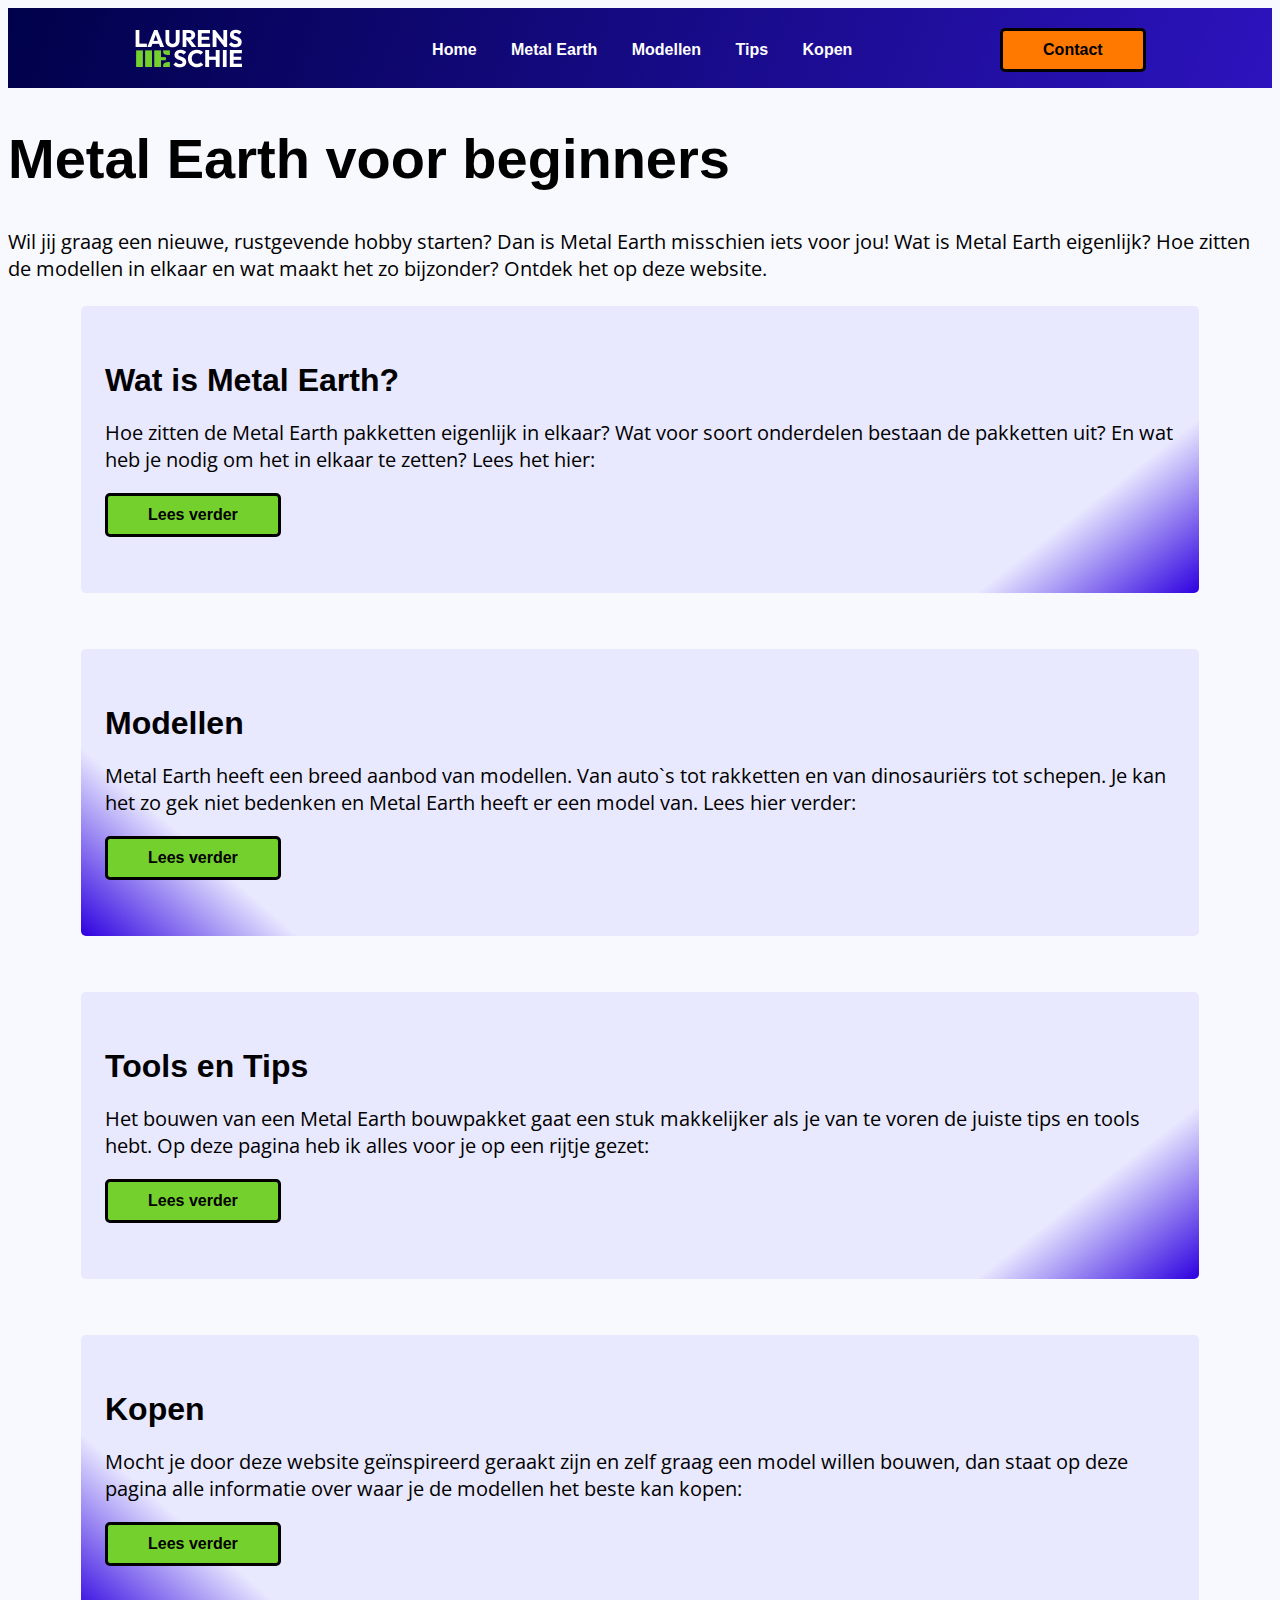
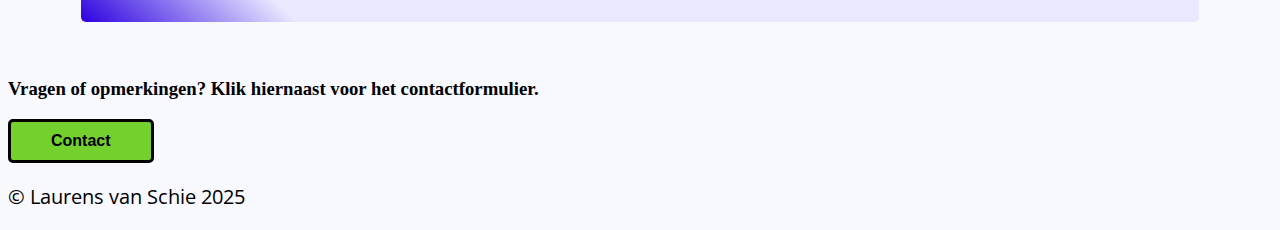
<file: 1index.html>
<!DOCTYPE html>
<html lang="nl">
<head>
    <meta charset="UTF-8">
    <meta name="viewport" content="width=device-width, initial-scale=1.0">
    <link rel="stylesheet" type="text/css" href="css/style.css"/>
    <link rel="icon" type="image/png" href="img/favicon.png"/>
    <title>Metal Earth voor beginners</title>
    <link href="https://fonts.googleapis.com/css2?family=Alata&family=Open+Sans:ital,wght@0,300..800;1,300..800&display=swap" rel="stylesheet">

</head>
<body>
    <header>
        
        <nav>
            <a href="#" ><img src="img/Site Logo.png" alt="Logo saying Laurens 'ME' Schie" class="logo"></a>
            <ul class="navul">
                <li><a href="1index.html">Home</a></li>
                <li><a href="2Wat is metal earth.html">Metal Earth</a></li>
                <li><a href="3Verschillende soorten modellen.html">Modellen</a></li>
                <li><a href="4Tools en Tips.html">Tips</a></li>
                <li><a href="5Waar kan je het kopen.html">Kopen</a></li>
            </ul>
            <a href="6Contact.html">
        <button type="button" class="button-orange">Contact</button>
        </a>
        </nav>
    </header>

    <section>

        <h1>Metal Earth voor beginners</h1>
        <p>Wil jij graag een nieuwe, rustgevende hobby starten? Dan is Metal Earth misschien iets voor jou! Wat is Metal Earth eigenlijk? Hoe zitten de modellen in elkaar en wat maakt het zo bijzonder? Ontdek het op deze website.</p>

    </section>
 


    <section class="box-1">
        <h2>Wat is Metal Earth?</h2>
        <p>Hoe zitten de Metal Earth pakketten eigenlijk in elkaar? Wat voor soort onderdelen bestaan de pakketten uit? En wat heb je nodig om het in elkaar te zetten? Lees het hier:</p>
        <a href="2Wat is metal earth.html">
        <button type="button" class="button-green">Lees verder</button>
        </a>
        
    </section>


    <section class="box-2">
        <h2>Modellen</h2>
        <p>Metal Earth heeft een breed aanbod van modellen. Van auto`s tot rakketten en van dinosauriërs tot schepen. Je kan het zo gek niet bedenken en Metal Earth heeft er een model van. Lees hier verder:</p>
        <a href="3Verschillende soorten modellen.html">
        <button type="button" class="button-green">Lees verder</button>
        </a>
    </section>


    <section class="box-1">
        <h2>Tools en Tips</h2>
        <p>Het bouwen van een Metal Earth bouwpakket gaat een stuk makkelijker als je van te voren de juiste tips en tools hebt. Op deze pagina heb ik alles voor je op een rijtje gezet:</p>
        <a href="4Tools en Tips.html">
        <button type="button" class="button-green">Lees verder</button>
        </a>
    </section>


    <section class="box-2">
        <h2>Kopen</h2>
        <p>Mocht je door deze website geïnspireerd geraakt zijn en zelf graag een model willen bouwen, dan staat op deze pagina alle informatie over waar je de modellen het beste kan kopen:</p>
        <a href="5Waar kan je het kopen.html">
        <button type="button" class="button-green">Lees verder</button>
        </a>
    </section>

    <section>
        <h3>Vragen of opmerkingen? Klik hiernaast voor het contactformulier.</h3>
        <a href="6Contact.html">
        <button type="button" class="button-green">Contact</button>
        </a>
    </section>
    
    <footer>
      <p>&copy; Laurens van Schie 2025</p>
    </footer>



     

</body>
</html>
</file>
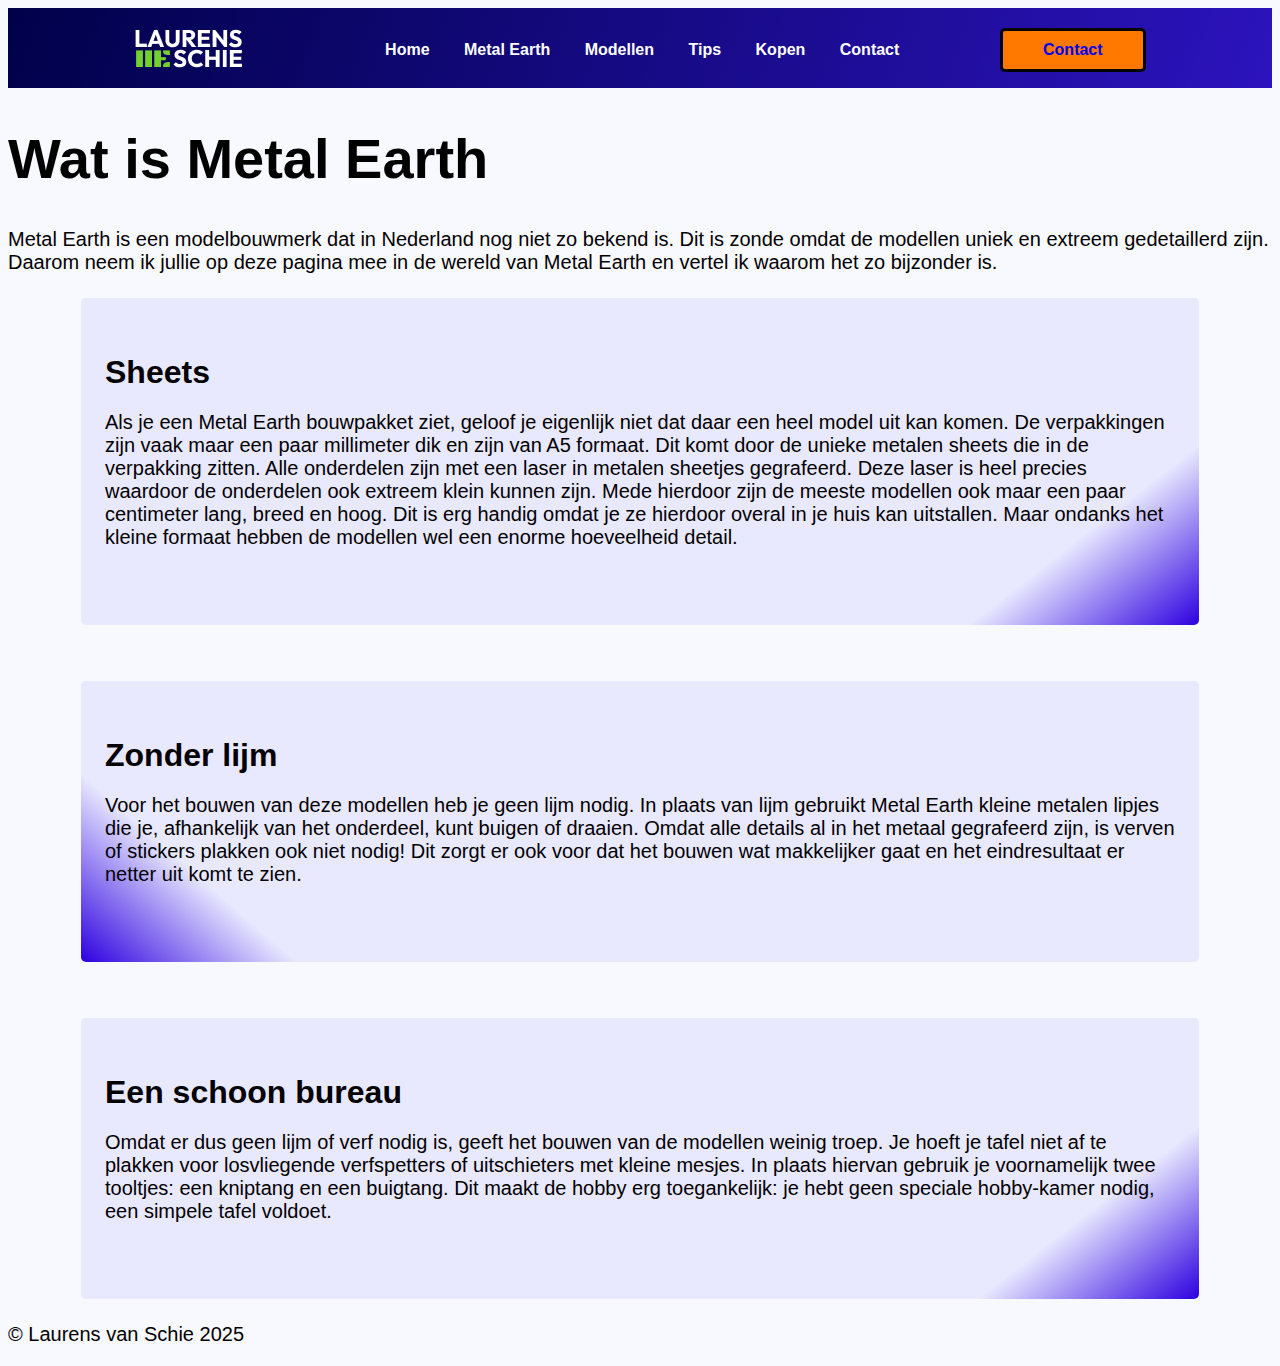
<file: 2Wat is metal earth.html>
<!DOCTYPE html>
<html lang="nl">
  <head>
    <meta charset="UTF-8" />
    <meta name="viewport" content="width=device-width, initial-scale=1.0" />
    <meta name="author" content="Laurens van Schie" />
    <meta
      name="keywords"
      content="modellen, metal earth, model kits, raket modellen, metalen modellen"
    />
    <meta
      name="description"
      content="Wil jij graag een nieuwe, rustgevende hobby starten? Dan is Metal Earth misschien iets voor jou! Maar wat is het precies? Ontdek het op deze website!"
    />
    <link rel="stylesheet" type="text/css" href="css/style.css" />
    <link rel="icon" type="image/png" href="img/favicon.png" />
    <title>Metal Earth voor beginners</title>
  </head>
  <body>
    <header>
      <nav>
        <a class="hideonmobile" href="1index.html"
          ><img
            src="img/SiteLogo.png"
            alt="Logo saying Laurens 'ME' Schie"
            class="logo"
            title="Back to home"
        /></a>
        <ul>
          <li><a href="1index.html">Home</a></li>
          <li><a href="2Wat%20is%20metal%20earth.html">Metal Earth</a></li>
          <li>
            <a href="3Verschillende%20soorten%20modellen.html">Modellen</a>
          </li>
          <li><a href="4Tools%20en%20Tips.html">Tips</a></li>
          <li><a href="5Waar%20kan%20je%20het%20kopen.html">Kopen</a></li>
          <li><a href="6Contact.html">Contact</a></li>
        </ul>

        <a href="6Contact.html" class="button-orange hideonmobile">Contact</a>
      </nav>
    </header>

    <section class="hero">
      <h1>Wat is Metal Earth</h1>
      <p>
        Metal Earth is een modelbouwmerk dat in Nederland nog niet zo bekend is.
        Dit is zonde omdat de modellen uniek en extreem gedetaillerd zijn.
        Daarom neem ik jullie op deze pagina mee in de wereld van Metal Earth en
        vertel ik waarom het zo bijzonder is.
      </p>
    </section>

    <section class="box-1">
      <h2>Sheets</h2>

      <p>
        Als je een Metal Earth bouwpakket ziet, geloof je eigenlijk niet dat
        daar een heel model uit kan komen. De verpakkingen zijn vaak maar een
        paar millimeter dik en zijn van A5 formaat. Dit komt door de unieke
        metalen sheets die in de verpakking zitten. Alle onderdelen zijn met een
        laser in metalen sheetjes gegrafeerd. Deze laser is heel precies
        waardoor de onderdelen ook extreem klein kunnen zijn. Mede hierdoor zijn
        de meeste modellen ook maar een paar centimeter lang, breed en hoog. Dit
        is erg handig omdat je ze hierdoor overal in je huis kan uitstallen.
        Maar ondanks het kleine formaat hebben de modellen wel een enorme
        hoeveelheid detail.
      </p>
    </section>

    <section class="box-2">
      <h2>Zonder lijm</h2>

      <p>
        Voor het bouwen van deze modellen heb je geen lijm nodig. In plaats van
        lijm gebruikt Metal Earth kleine metalen lipjes die je, afhankelijk van
        het onderdeel, kunt buigen of draaien. Omdat alle details al in het
        metaal gegrafeerd zijn, is verven of stickers plakken ook niet nodig!
        Dit zorgt er ook voor dat het bouwen wat makkelijker gaat en het
        eindresultaat er netter uit komt te zien.
      </p>
    </section>

    <section class="box-1">
      <h2>Een schoon bureau</h2>

      <p>
        Omdat er dus geen lijm of verf nodig is, geeft het bouwen van de
        modellen weinig troep. Je hoeft je tafel niet af te plakken voor
        losvliegende verfspetters of uitschieters met kleine mesjes. In plaats
        hiervan gebruik je voornamelijk twee tooltjes: een kniptang en een
        buigtang. Dit maakt de hobby erg toegankelijk: je hebt geen speciale
        hobby-kamer nodig, een simpele tafel voldoet.
      </p>
    </section>

    <footer>
      <p>&copy; Laurens van Schie 2025</p>
    </footer>
  </body>
</html>
</file>
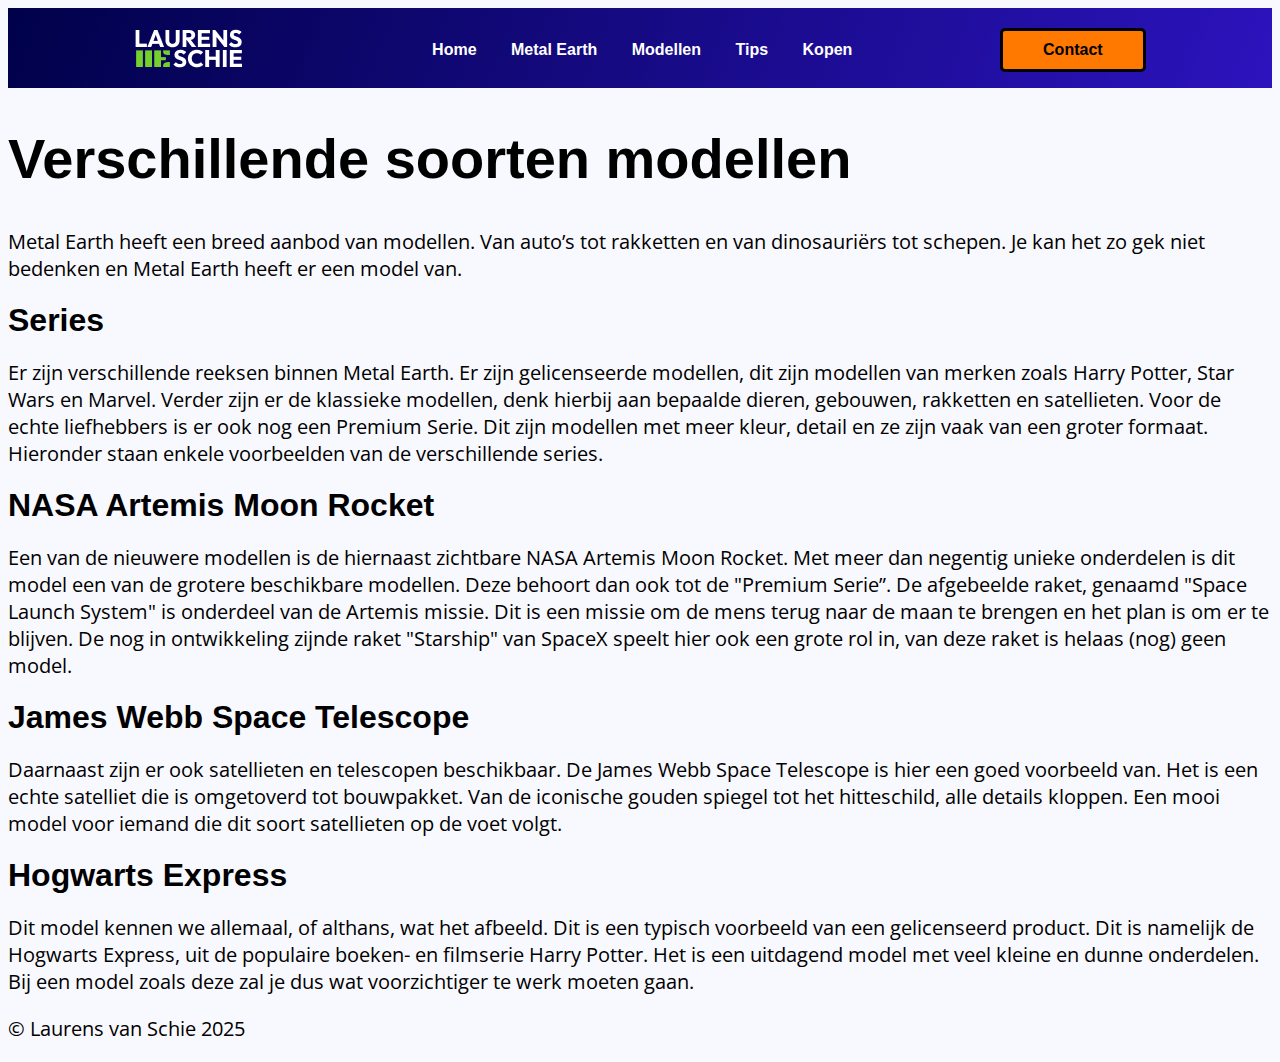
<file: 3Verschillende soorten modellen.html>
<!DOCTYPE html>
<html lang="nl">
<head>
    <meta charset="UTF-8">
    <meta name="viewport" content="width=device-width, initial-scale=1.0">
    <link rel="stylesheet" type="text/css" href="css/style.css"/>
    <link rel="icon" type="image/png" href="img/favicon.png"/>
    <link href="https://fonts.googleapis.com/css2?family=Alata&family=Open+Sans:ital,wght@0,300..800;1,300..800&display=swap" rel="stylesheet">
    <title>Metal Earth voor beginners</title>
</head>
<body>
    <header>
        
        <nav>
            <a href="1index.html" ><img src="img/Site Logo.png" alt="Logo saying Laurens 'ME' Schie" class="logo" title="Terug naar home"></a>
            <ul class="navul">
                <li><a href="1index.html">Home</a></li>
                <li><a href="2Wat is metal earth.html">Metal Earth</a></li>
                <li><a href="3Verschillende soorten modellen.html">Modellen</a></li>
                <li><a href="4Tools en Tips.html">Tips</a></li>
                <li><a href="5Waar kan je het kopen.html">Kopen</a></li>
            </ul>
            <a href="6Contact.html">
        <button type="button" class="button-orange">Contact</button>
        </a>
        </nav>
    </header>

    <section class="hero">
        
        <h1>Verschillende soorten modellen</h1>
        <p>Metal Earth heeft een breed aanbod van modellen. Van auto’s tot rakketten en van dinosauriërs tot schepen. Je kan het zo gek niet bedenken en Metal Earth heeft er een model van.</p>

    </section>


    <section>
        <article>
            <h2>Series</h2>

            <p>Er zijn verschillende reeksen binnen Metal Earth. Er zijn gelicenseerde modellen, dit zijn modellen van merken zoals Harry Potter, Star Wars en Marvel. Verder zijn er de klassieke modellen, denk hierbij aan bepaalde dieren, gebouwen, rakketten en satellieten. Voor de echte liefhebbers is er ook nog een Premium Serie. Dit zijn modellen met meer kleur, detail en ze zijn vaak van een groter formaat. Hieronder staan enkele voorbeelden van de verschillende series.</p>
        </article>
    </section>

    <section>

        <h2>NASA Artemis Moon Rocket</h2>

        <p>Een van de nieuwere modellen is de hiernaast zichtbare NASA Artemis Moon Rocket. Met meer dan negentig unieke onderdelen is dit model een van de grotere beschikbare modellen. Deze behoort dan ook tot de "Premium Serie”. De afgebeelde raket, genaamd "Space Launch System" is onderdeel van de Artemis missie. Dit is een missie om de mens terug naar de maan te brengen en het plan is om er te blijven. De nog in ontwikkeling zijnde raket "Starship" van SpaceX speelt hier ook een grote rol in, van deze raket is helaas (nog) geen model.</p>


    </section>

    <section>

        <h2>James Webb Space Telescope</h2>

        <p>Daarnaast zijn er ook satellieten en telescopen beschikbaar. De James Webb Space Telescope is hier een goed voorbeeld van. Het is een echte satelliet die is omgetoverd tot bouwpakket. Van de iconische gouden spiegel tot het hitteschild, alle details kloppen. Een mooi model voor iemand die dit soort satellieten op de voet volgt.</p>


    </section>

    <section>

        <h2>Hogwarts Express</h2>

        <p>Dit model kennen we allemaal, of althans, wat het afbeeld. Dit is een typisch voorbeeld van een gelicenseerd product. Dit is namelijk de Hogwarts Express, uit de populaire boeken- en filmserie Harry Potter. Het is een uitdagend model met veel kleine en dunne onderdelen. Bij een model zoals deze zal je dus wat voorzichtiger te werk moeten gaan.</p>


    </section>
 

    
    <footer>
      <p>&copy; Laurens van Schie 2025</p>
    </footer>
</body>
</html>
</file>
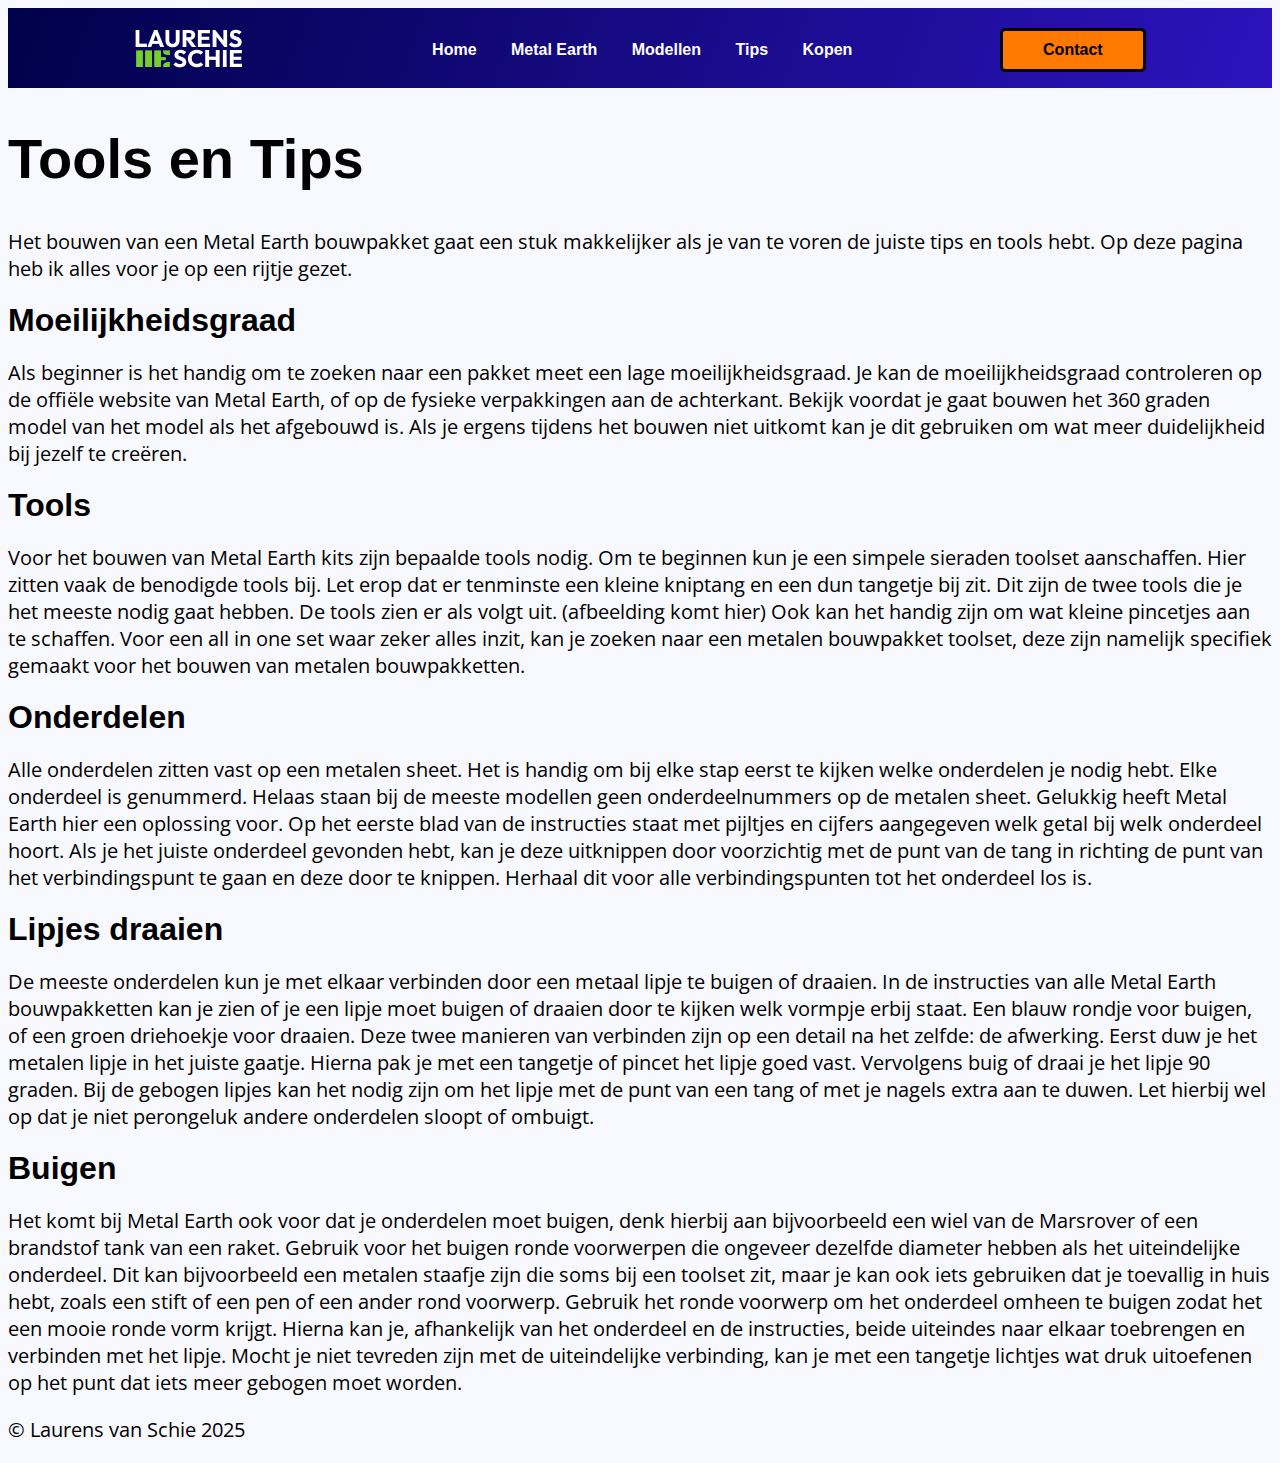
<file: 4Tools en Tips.html>
<!DOCTYPE html>
<html lang="nl">
<head>
    <meta charset="UTF-8">
    <meta name="viewport" content="width=device-width, initial-scale=1.0">
    <link rel="stylesheet" type="text/css" href="css/style.css"/>
    <link rel="icon" type="image/png" href="img/favicon.png"/>
    <link href="https://fonts.googleapis.com/css2?family=Alata&family=Open+Sans:ital,wght@0,300..800;1,300..800&display=swap" rel="stylesheet">
    <title>Metal Earth voor beginners</title>
</head>
<body>
    <header>
        
        <nav>
            <a href="#" ><img src="img/Site Logo.png" alt="Logo saying Laurens 'ME' Schie" class="logo"></a>
            <ul class="navul">
                <li><a href="1index.html">Home</a></li>
                <li><a href="2Wat is metal earth.html">Metal Earth</a></li>
                <li><a href="3Verschillende soorten modellen.html">Modellen</a></li>
                <li><a href="4Tools en Tips.html">Tips</a></li>
                <li><a href="5Waar kan je het kopen.html">Kopen</a></li>
            </ul>
            <a href="6Contact.html">
        <button type="button" class="button-orange">Contact</button>
        </a>
        </nav>
    </header>
 
    <section>
        
        <h1>Tools en Tips</h1>
        <p>Het bouwen van een Metal Earth bouwpakket gaat een stuk makkelijker als je van te voren de juiste tips en tools hebt. Op deze pagina heb ik alles voor je op een rijtje gezet.</p>

    </section>

    <section>

        <h2>Moeilijkheidsgraad</h2>

        <p>Als beginner is het handig om te zoeken naar een pakket meet een lage moeilijkheidsgraad. Je kan de moeilijkheidsgraad controleren op de offiële website van Metal Earth, of op de fysieke verpakkingen aan de achterkant. Bekijk voordat je gaat bouwen het 360 graden model van het model als het afgebouwd is. Als je ergens tijdens het bouwen niet uitkomt kan je dit gebruiken om wat meer duidelijkheid bij jezelf te creëren.</p>


    </section>

    <section>

        <h2>Tools</h2>

        <p>Voor het bouwen van Metal Earth kits zijn bepaalde tools nodig. Om te beginnen kun je een simpele sieraden toolset aanschaffen. Hier zitten vaak de benodigde tools bij. Let erop dat er tenminste een kleine kniptang en een dun tangetje bij zit. Dit zijn de twee tools die je het meeste nodig gaat hebben. De tools zien er als volgt uit. (afbeelding komt hier) Ook kan het handig zijn om wat kleine pincetjes aan te schaffen. Voor een all in one set waar zeker alles inzit, kan je zoeken naar een metalen bouwpakket toolset, deze zijn namelijk specifiek gemaakt voor het bouwen van metalen bouwpakketten.</p>


    </section>

    <section>

        <h2>Onderdelen</h2>

        <p>Alle onderdelen zitten vast op een metalen sheet. Het is handig om bij elke stap eerst te kijken welke onderdelen je nodig hebt. Elke onderdeel is genummerd. Helaas staan bij de meeste modellen geen onderdeelnummers op de metalen sheet. Gelukkig heeft Metal Earth hier een oplossing voor. Op het eerste blad van de instructies staat met pijltjes en cijfers aangegeven welk getal bij welk onderdeel hoort. Als je het juiste onderdeel gevonden hebt, kan je deze uitknippen door voorzichtig met de punt van de tang in richting de punt van het verbindingspunt te gaan en deze door te knippen. Herhaal dit voor alle verbindingspunten tot het onderdeel los is.</p>


    </section>

    <section>

        <h2>Lipjes draaien</h2>

        <p>De meeste onderdelen kun je met elkaar verbinden door een metaal lipje te buigen of draaien. In de instructies van alle Metal Earth bouwpakketten kan je zien of je een lipje moet buigen of draaien door te kijken welk vormpje erbij staat. Een blauw rondje voor buigen, of een groen driehoekje voor draaien. Deze twee manieren van verbinden zijn op een detail na het zelfde: de afwerking. Eerst duw je het metalen lipje in het juiste gaatje. Hierna pak je met een tangetje of pincet het lipje goed vast. Vervolgens buig of draai je het lipje 90 graden. Bij de gebogen lipjes kan het nodig zijn om het lipje met de punt van een tang of met je nagels extra aan te duwen. Let hierbij wel op dat je niet perongeluk andere onderdelen sloopt of ombuigt.
        </p>


    </section>

    <section>

        <h2>Buigen</h2>

        <p>Het komt bij Metal Earth ook voor dat je onderdelen moet buigen, denk hierbij aan bijvoorbeeld een wiel van de Marsrover of een brandstof tank van een raket. Gebruik voor het buigen ronde voorwerpen die ongeveer dezelfde diameter hebben als het uiteindelijke onderdeel. Dit kan bijvoorbeeld een metalen staafje zijn die soms bij een toolset zit, maar je kan ook iets gebruiken dat je toevallig in huis hebt, zoals een stift of een pen of een ander rond voorwerp. Gebruik het ronde voorwerp om het onderdeel omheen te buigen zodat het een mooie ronde vorm krijgt. Hierna kan je, afhankelijk van het onderdeel en de instructies, beide uiteindes naar elkaar toebrengen en verbinden met het lipje. Mocht je niet tevreden zijn met de uiteindelijke verbinding, kan je met een tangetje lichtjes wat druk uitoefenen op het punt dat iets meer gebogen moet worden.
        </p>


    </section>


    
    <footer>
      <p>&copy; Laurens van Schie 2025</p>
    </footer>
</body>
</html>
</file>
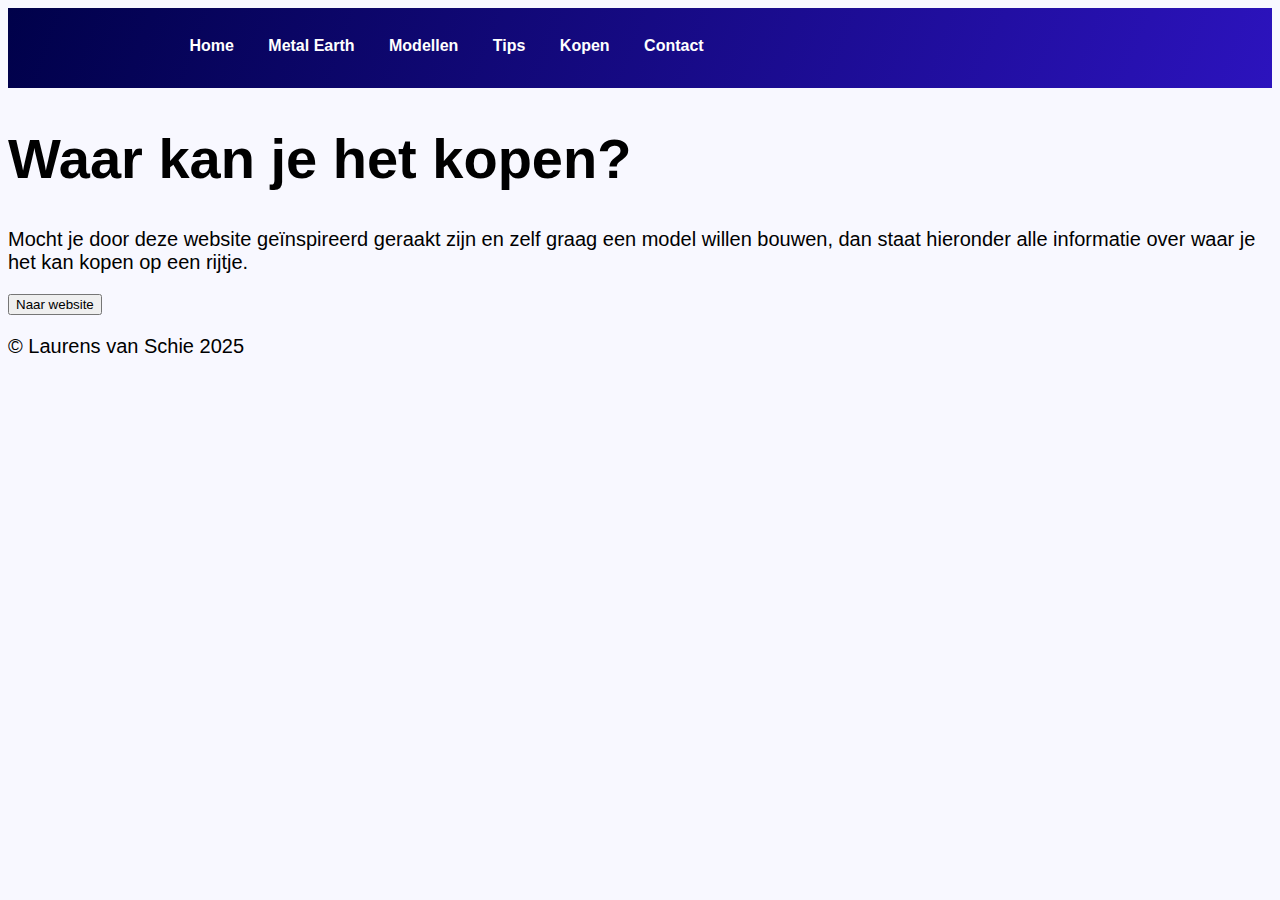
<file: 5Waar kan je het kopen.html>
<!DOCTYPE html>
<html lang="nl">
<head>
    <meta charset="UTF-8">
    <meta name="viewport" content="width=device-width, initial-scale=1.0">
    <link rel="stylesheet" type="text/css" href="css/style.css"/>
    <link rel="icon" type="image/png" href="img/favicon.png"/>
    <title>Metal Earth voor beginners</title>
</head>
<body>
    <header>
        <nav>
            <ul>
                <li><a href="1index.html">Home</a></li>
                <li><a href="2Wat is metal earth.html">Metal Earth</a></li>
                <li><a href="3Verschillende soorten modellen.html">Modellen</a></li>
                <li><a href="4Tools en Tips.html">Tips</a></li>
                <li><a href="5Waar kan je het kopen.html">Kopen</a></li>
                <li><a href="6Contact.html">Contact</a></li>
            </ul>
        </nav>
    </header>

    <section>
        
        <h1>Waar kan je het kopen?</h1>
        <p>Mocht je door deze website geïnspireerd geraakt zijn en zelf graag een model willen bouwen, dan staat hieronder alle informatie over waar je het kan kopen op een rijtje.</p>

    </section>
 
    <section>
        <a href="https://www.meijerenblessing.nl/merken/metal-earth" target="_blank">
            <button type="button">Naar website</button>
        </a>
    </section>

    
    <footer>
      <p>&copy; Laurens van Schie 2025</p>
    </footer>
</body>
</html>
</file>
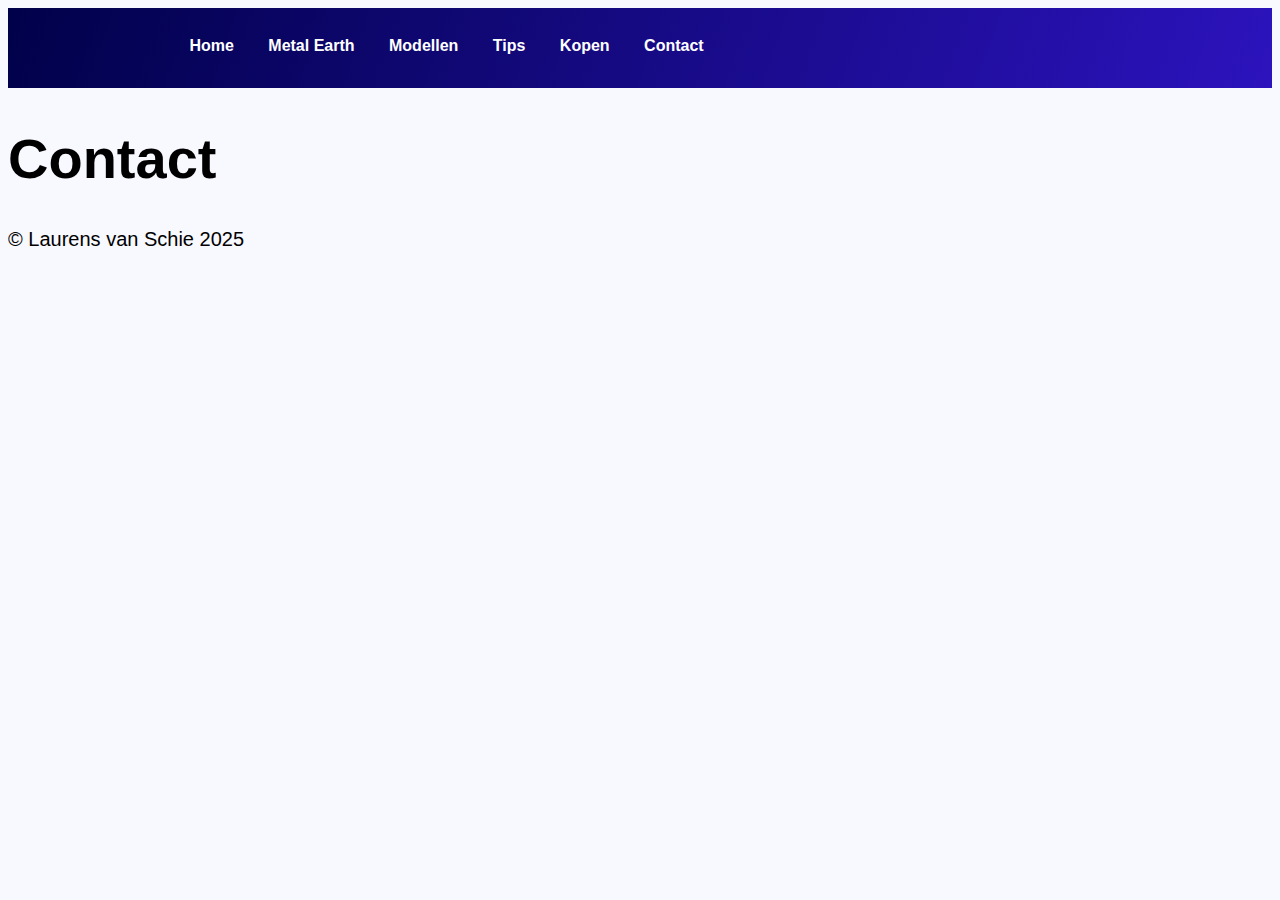
<file: 6Contact.html>
<!DOCTYPE html>
<html lang="nl">
<head>
    <meta charset="UTF-8">
    <meta name="viewport" content="width=device-width, initial-scale=1.0">
    <link rel="stylesheet" type="text/css" href="css/style.css"/>
    <link rel="icon" type="image/png" href="img/favicon.png"/>
    <title>Metal Earth voor beginners</title>
</head>
<body>
    <header>
        <nav>
            <ul>
                <li><a href="1index.html">Home</a></li>
                <li><a href="2Wat is metal earth.html">Metal Earth</a></li>
                <li><a href="3Verschillende soorten modellen.html">Modellen</a></li>
                <li><a href="4Tools en Tips.html">Tips</a></li>
                <li><a href="5Waar kan je het kopen.html">Kopen</a></li>
                <li><a href="6Contact.html">Contact</a></li>
            </ul>
        </nav>
    </header>

    <section>
        
        <h1>Contact</h1>

    </section>
 

    
    <footer>
      <p>&copy; Laurens van Schie 2025</p>
    </footer>
</body>
</html>
</file>
<file: css/style.css>
body{
    background-color: #F8F8FF;
    
}
a{
    text-decoration: none;
}
*{}
header{
    margin:0;
    height:80px;
    width:100%;
    background: linear-gradient(290deg,rgba(44, 19, 189, 1) 0%, rgba(0, 1, 74, 1) 100%);

}


nav{
    display:flex;
    align-items: center;
    justify-content: space-between;
    margin:0;
    padding:12.5px 10%;
    justify-content: space-between;
    font-family:helvetica, sans-serif;
    font-weight:bold;
}

nav ul li{
    list-style-type: none;
    display: inline-block;
    
    

}

nav ul li a{
    color:white;
    padding: 10px 15px;
    border-radius: 5px;
}

nav ul li a:hover{
    background-color: #0B0035;

}



.button-orange{
    background-color:#FF7900;
    padding: 10px 40px;
    font-family: helvetica, sans-serif;
    font-weight: bold;
    font-size: 16px;
    border: black 3px solid;
    border-radius: 5px;
}
.button-orange:hover{
    background-color:#74D02C;
    cursor: pointer;
}

.button-green{
    background-color:#74D02C;
    padding: 10px 40px;
    font-family: helvetica, sans-serif;
    font-weight: bold;
    font-size: 16px;
    border: black 3px solid;
    border-radius: 5px;
}
.button-green:hover{
    background-color:#FF7900;
    cursor: pointer;
}

h1{
    font-family: helvetica, "Alata", "Consolas", sans-serif;
    font-size: 56px;

}


h2{
    font-family: helvetica, "Alata", "Consolas", sans-serif;
    font-size: 32px; 
    padding: 0;
    margin: 0;
}

p{
    font-family:"Open Sans", sans-serif;
    font-size: 20px;
}

.box-1{
    padding: 56px 24px;
    background: linear-gradient(322deg,rgba(45, 0, 224, 1) 0%, rgba(232, 232, 255, 1) 15%);
    max-width: 1070px;
    border-radius: 5px;
    margin: 24px 0;
    margin-right: auto;
    margin-left: auto;
    
}

.box-2{
    padding: 56px 24px;
    background: linear-gradient(41deg,rgba(45, 0, 224, 1) 0%, rgba(232, 232, 255, 1) 15%);
    max-width: 1070px;
    border-radius: 5px;
    margin: 56px 0;
    margin-right: auto;
    margin-left: auto;
}
</file>
